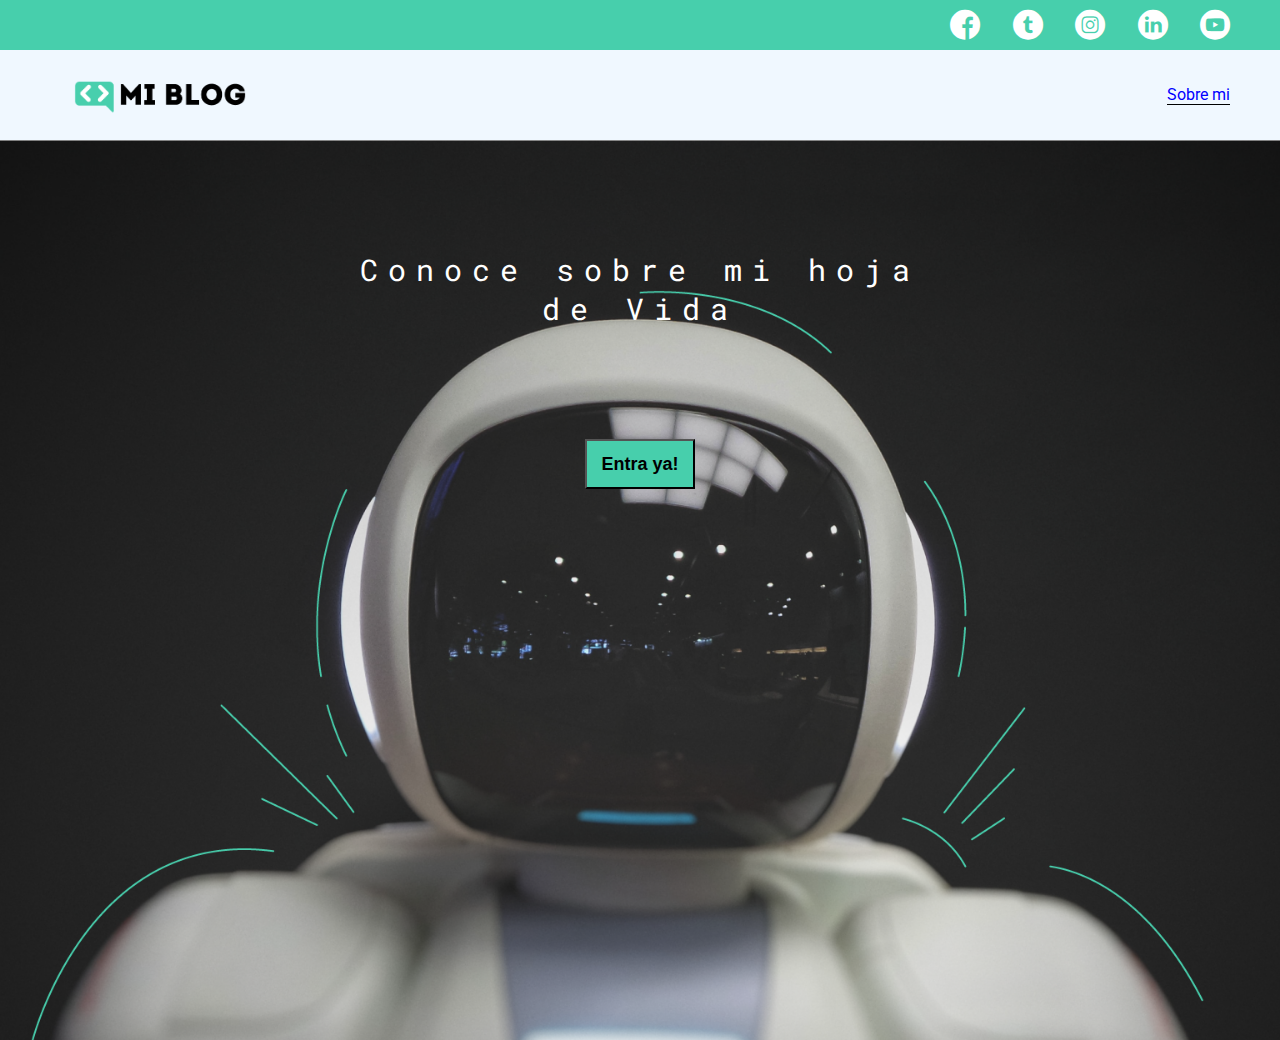
<file: index.html>
<!DOCTYPE html>
<html lang="en">
<head>
    <meta charset="UTF-8">
    <meta http-equiv="X-UA-Compatible" content="IE=edge">
    <meta name="viewport" content="width=device-width, initial-scale=1.0">
    <title>Mi Blog</title>
    <link rel="stylesheet" href="./css/main.css">
    <link rel="stylesheet" href="./css/font/flaticon.css">
    <link rel="stylesheet" href="css/media-queries.css">
</head>
<body class="home-body">
    <header>
        <section class="header-icons-container">
            <div class="icons">
                <a href=""><span class="flaticon-001-facebook"></span></a>
                <a href=""><span class="flaticon-002-twitter"></span></a>
                <a href=""><span class="flaticon-011-instagram"></span></a>
                <a href=""><span class="flaticon-010-linkedin"></span></a>
                <a href=""><span class="flaticon-008-youtube"></span></a>
            </div>
        </section>
        <nav>
            <section class="nav-logo-container">
                <a href=""><img src="./assets/img/Logo-negro.png" alt="Logo de mi blog"></a>
            </section>
            <section class="profile-link">
                <a href="perfil.html">Sobre mi</a>
            </section>
        </nav>
    </header>
     <main class="home-main">
             <section>
                 <p class="home-main-text">
                   Conoce sobre mi hoja  <br> de Vida
                 </p>
                 <button class="home-main-button">
                     <a href="./blogs.html">Entra ya!</a>
                 </button>
             </section>
    </main>
    
    
</body>
</html>
</file>
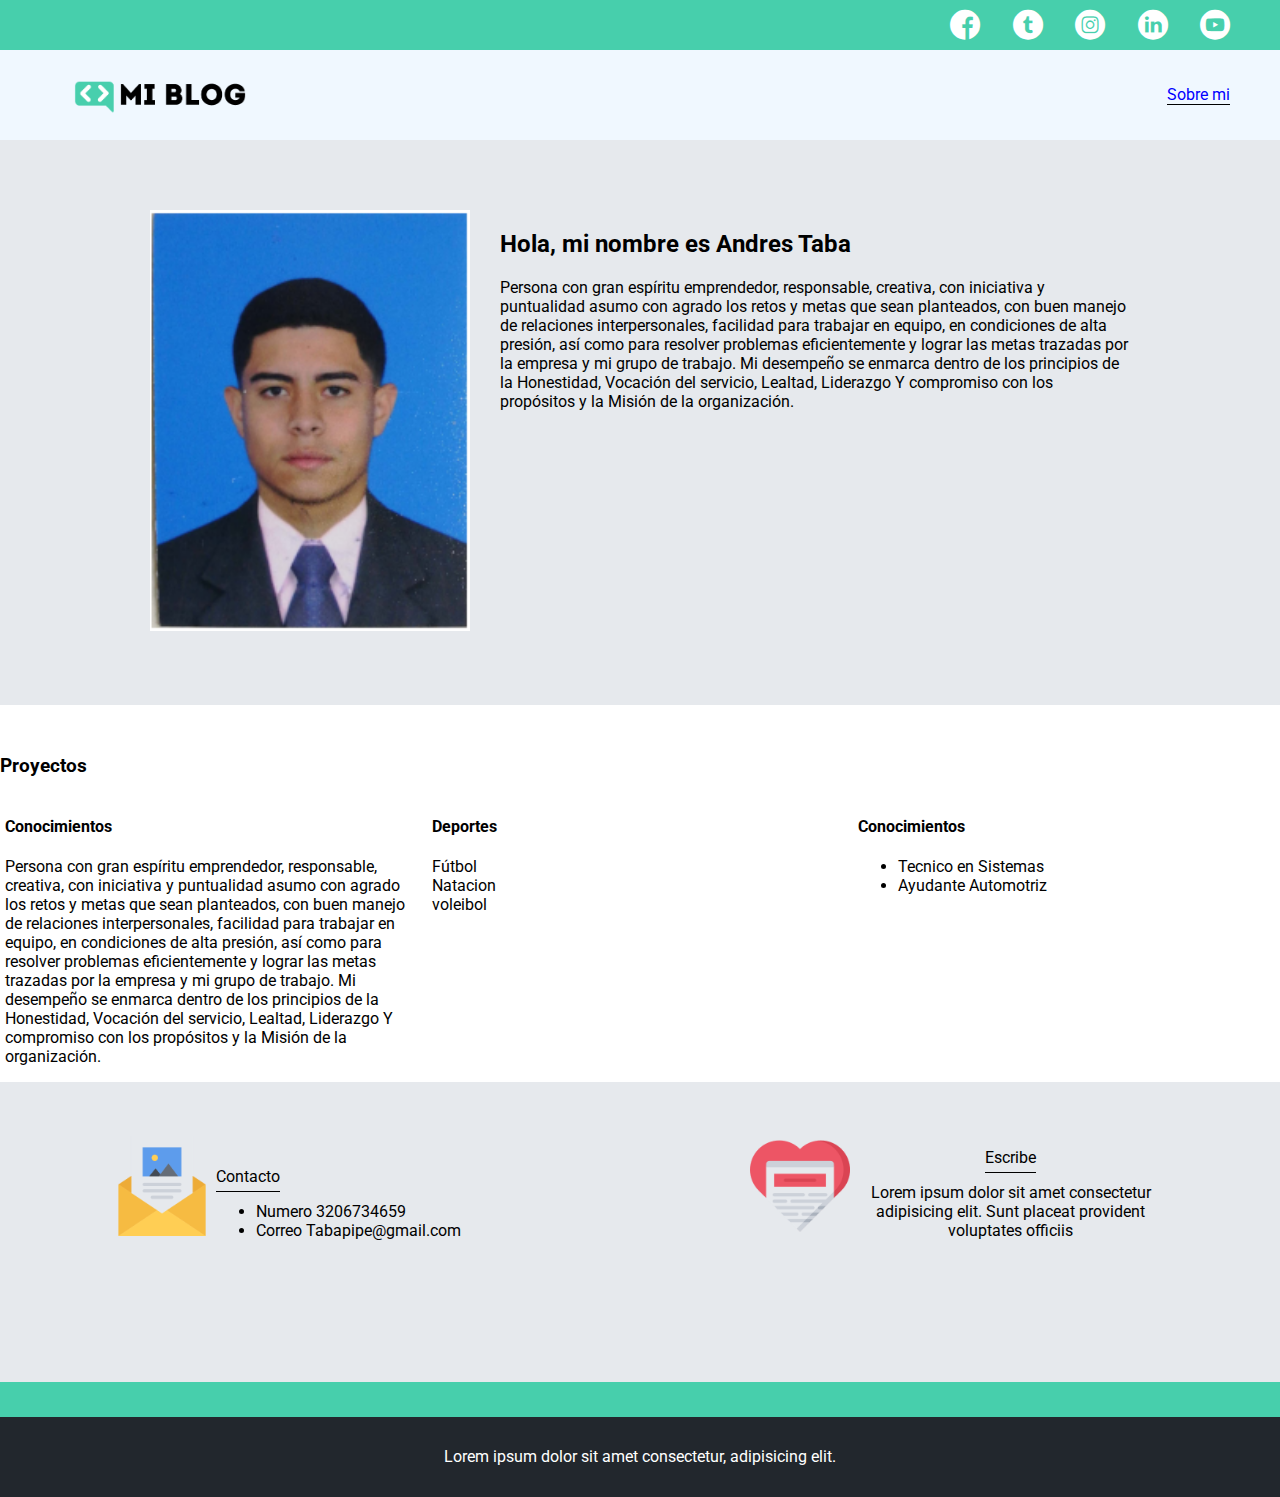
<file: perfil.html>
<!DOCTYPE html>
<html lang="en">
<head>
    <meta charset="UTF-8">
    <meta http-equiv="X-UA-Compatible" content="IE=edge">
    <meta name="viewport" content="width=device-width, initial-scale=1.0">
    <title>Mi Blog</title>
    <link rel="stylesheet" href="./css/main.css">
    <link rel="stylesheet" href="./css/font/flaticon.css">
    <link rel="stylesheet" href="css/media-queries.css">
</head>
<body>
    <header>
        <section class="header-icons-container">
            <div class="icons">
                <a href=""><span class="flaticon-001-facebook"></span></a>
                <a href=""><span class="flaticon-002-twitter"></span></a>
                <a href=""><span class="flaticon-011-instagram"></span></a>
                <a href=""><span class="flaticon-010-linkedin"></span></a>
                <a href=""><span class="flaticon-008-youtube"></span></a>
            </div>
        </section>
        <nav>
            <section class="nav-logo-container">
                <a href=""><img src="./assets/img/Logo-negro.png" alt="Logo de mi blog"></a>
            </section>
            <section class="profile-link">
                <a href="perfil.html">Sobre mi</a>
            </section>
        </nav>
    </header>
    <main>
       <section class="profile-main-container">
           <div class="grid-container profile-container">
               <div>
                   <img src="./assets/img/Foto.png" alt="">
               </div>
               <div>
                   <h2>Hola, mi nombre es Andres Taba </h2>
                   <p>Persona con gran espíritu emprendedor, responsable, creativa, con iniciativa y puntualidad asumo con agrado los retos y metas que sean planteados, con buen manejo de relaciones interpersonales, facilidad para trabajar en equipo, en condiciones de alta presión, así como para resolver problemas eficientemente y lograr las metas trazadas por la empresa y mi grupo de trabajo.
                    Mi desempeño se enmarca dentro de los principios de la Honestidad, Vocación del servicio, Lealtad, Liderazgo Y compromiso con los propósitos y la Misión de la organización.</p>
               </div>
           </div>
       </section>
       <section class="profile-name-proyects">
         <div class="grid-conatiner">
             <h3>Proyectos</h3>
             <div class="proyects-main-conatiner">
                 <article class="proyect-container">
                    <h4>Conocimientos</h4>
                    <p>Persona con gran espíritu emprendedor, responsable, creativa, con iniciativa y puntualidad asumo con agrado los retos y metas que sean planteados, con buen manejo de relaciones interpersonales, facilidad para trabajar en equipo, en condiciones de alta presión, así como para resolver problemas eficientemente y lograr las metas trazadas por la empresa y mi grupo de trabajo.
                        Mi desempeño se enmarca dentro de los principios de la Honestidad, Vocación del servicio, Lealtad, Liderazgo Y compromiso con los propósitos y la Misión de la organización.</p>
        
                 </article>
                 <article class="proyect-container">
                    <h4>Deportes</h4>
                    <p>Fútbol <br>Natacion <br>voleibol</p>
                </article>
                <article class="proyect-container">
                    <h4>Conocimientos</h4>
                     <p><ul>
                         <li>Tecnico en Sistemas</li>
                         <li>Ayudante Automotriz</li>
                     </ul></p> 
                </article>
             </div>
         </div>
       </section>
        <section class="contac-main-container">
            <div>
                <img src="./assets/img/013-newsletter.png" alt="">
                <div class="contac-left">
                    <a href="">Contacto</a>
                    <p><ul>
                        <li>Numero 3206734659</li>
                        <li>
                            Correo Tabapipe@gmail.com
                        </li>
                    </ul> </p>
                </div>

            </div>
            <div>
                <img src="/assets/img/006-like.png" alt="">
                <div class="contac-right">
                    <a href="">Escribe</a>
                    <p>Lorem ipsum dolor sit amet consectetur adipisicing elit. Sunt placeat provident voluptates officiis </p>
                </div>
                
            </div>
        </section>
    </main>
    <footer>
        <p>Lorem ipsum dolor sit amet consectetur, adipisicing elit. </p>
    </footer>
</body>
</html>
</file>
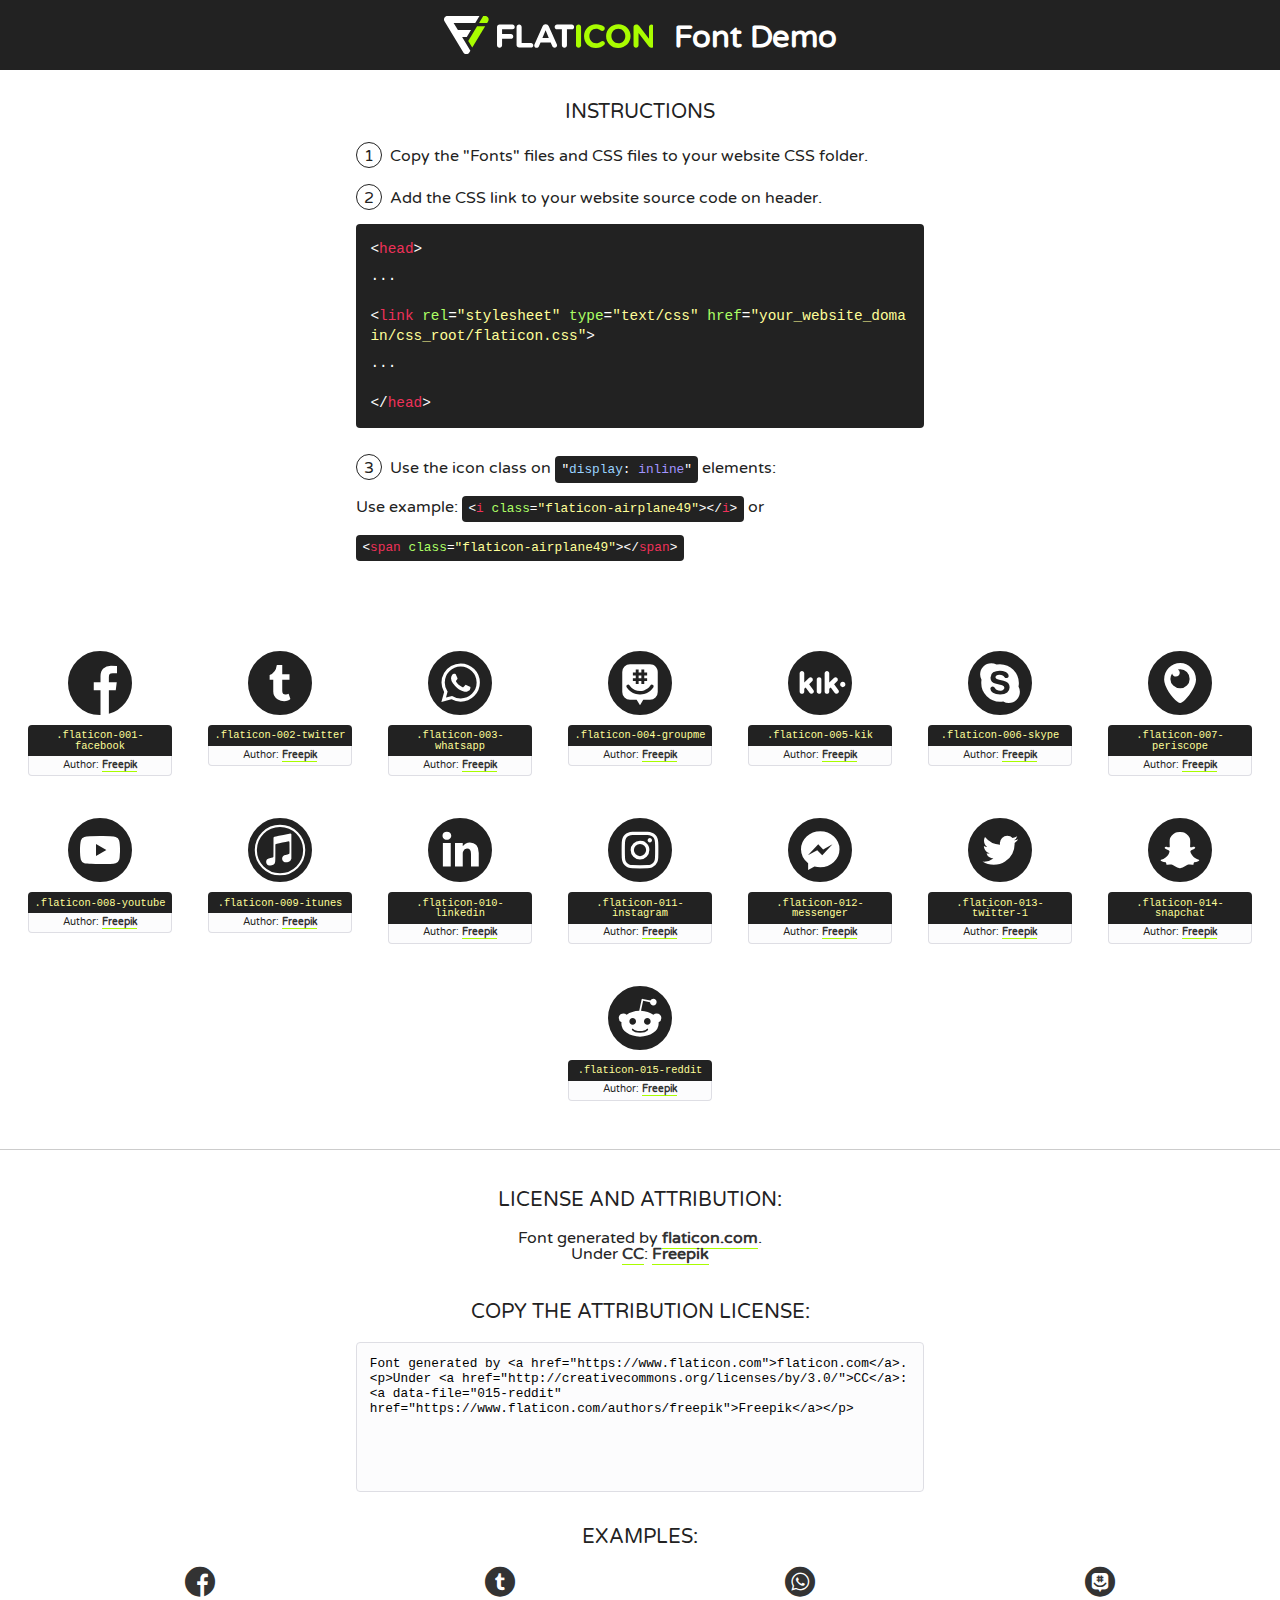
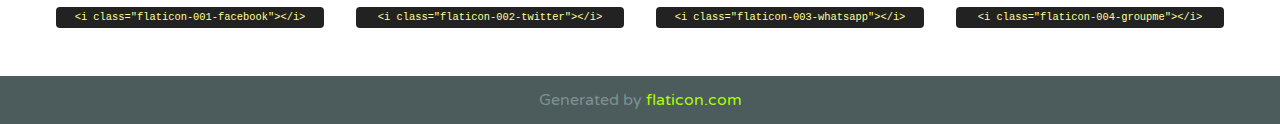
<file: css/font/flaticon.html>
<!DOCTYPE html>
<!--
  Flaticon icon font: Flaticon
  Creation date: 20/12/2018 09:27
-->
<html>
<!DOCTYPE html>
<html>

<head>
    <title>Flaticon WebFont</title>
    <link href="http://fonts.googleapis.com/css?family=Varela+Round" rel="stylesheet" type="text/css" />
    <link rel="stylesheet" type="text/css" href="flaticon.css">
    <meta charset="UTF-8">
    <style>
    html, body, div, span, applet, object, iframe,
    h1, h2, h3, h4, h5, h6, p, blockquote, pre,
    a, abbr, acronym, address, big, cite, code,
    del, dfn, em, img, ins, kbd, q, s, samp,
    small, strike, strong, sub, sup, tt, var,
    b, u, i, center,
    dl, dt, dd, ol, ul, li,
    fieldset, form, label, legend,
    table, caption, tbody, tfoot, thead, tr, th, td,
    article, aside, canvas, details, embed, 
    figure, figcaption, footer, header, hgroup, 
    menu, nav, output, ruby, section, summary,
    time, mark, audio, video {
        margin: 0;
        padding: 0;
        border: 0;
        font-size: 100%;
        font: inherit;
        vertical-align: baseline;
    }
    /* HTML5 display-role reset for older browsers */
    article, aside, details, figcaption, figure, 
    footer, header, hgroup, menu, nav, section {
        display: block;
    }
    body {
        line-height: 1;
    }
    ol, ul {
        list-style: none;
    }
    blockquote, q {
        quotes: none;
    }
    blockquote:before, blockquote:after,
    q:before, q:after {
        content: '';
        content: none;
    }
    table {
        border-collapse: collapse;
        border-spacing: 0;
    }
    body {
        font-family: 'Varela Round', Helvetica, Arial, sans-serif;
        font-size: 16px;
        color: #222;
    }
    a {
        color: #333;
        border-bottom: 1px solid #a9fd00;
        font-weight: bold;
        text-decoration: none;
    }
    * {
        -moz-box-sizing: border-box;
        -webkit-box-sizing: border-box;
        box-sizing: border-box;
        margin: 0;
        padding: 0;
    }
    [class^="flaticon-"]:before, [class*=" flaticon-"]:before, [class^="flaticon-"]:after, [class*=" flaticon-"]:after {
        font-family: Flaticon;
        font-size: 30px;
        font-style: normal;
        margin-left: 20px;
        color: #333;
    }
    .wrapper {
        max-width: 600px;
        margin: auto;
        padding: 0 1em;
    }
    .title {
        font-size: 1.25em;
        text-align: center;
        margin-bottom: 1em;
        text-transform: uppercase;
    }
    header {
        text-align: center;
        background-color: #222;
        color: #fff;
        padding: 1em;
    }
    header .logo {
        width: 210px;
        height: 38px;
        display: inline-block;
        vertical-align: middle;
        margin-right: 1em;
        border: none;
    }
    header strong {
        font-size: 1.95em;
        font-weight: bold;
        vertical-align: middle;
        margin-top: 5px;
        display: inline-block;
    }
    .demo {
        margin: 2em auto;
        line-height: 1.25em;
    }
    .demo ul li {
        margin-bottom: 1em;
    }
    .demo ul li .num {
        color: #222;
        border-radius: 20px;
        display: inline-block;
        width: 26px;
        padding: 3px;
        height: 26px;
        text-align: center;
        margin-right: 0.5em;
        border: 1px solid #222;
    }
    .demo ul li code {
        background-color: #222;
        border-radius: 4px;
        padding: 0.25em 0.5em;
        display: inline-block;
        color: #fff;
        font-family: Consolas,Monaco,Lucida Console,Liberation Mono,DejaVu Sans Mono,Bitstream Vera Sans Mono,Courier New, monospace;
        font-weight: lighter;
        margin-top: 1em;
        font-size: 0.8em;
        word-break: break-all;
    }
    .demo ul li code.big {
        padding: 1em;
        font-size: 0.9em;
    }
    .demo ul li code .red {
        color: #EF3159;
    }
    .demo ul li code .green {
        color: #ACFF65;
    }
    .demo ul li code .yellow {
        color: #FFFF99;
    }
    .demo ul li code .blue {
        color: #99D3FF;
    }
    .demo ul li code .purple {
        color: #A295FF;
    }
    .demo ul li code .dots {
        margin-top: 0.5em;
        display: block;
    }
    #glyphs {
        border-bottom: 1px solid #ccc;
        padding: 2em 0;
        text-align: center;
    }
    .glyph {
        display: inline-block;
        width: 9em;
        margin: 1em;
        text-align: center;
        vertical-align: top;
        background: #FFF;
    }
    .glyph .glyph-icon {
        padding: 10px;
        display: block;
        font-family:"Flaticon";
        font-size: 64px;
        line-height: 1;
    }
    .glyph .glyph-icon:before {
        font-size: 64px;
        color: #222;
        margin-left: 0;
    }
    .class-name {
        font-size: 0.65em;
        background-color: #222;
        color: #fff;
        border-radius: 4px 4px 0 0;
        padding: 0.5em;
        color: #FFFF99;
        font-family: Consolas,Monaco,Lucida Console,Liberation Mono,DejaVu Sans Mono,Bitstream Vera Sans Mono,Courier New, monospace;
    }
    .author-name {
        font-size: 0.6em;
        background-color: #fcfcfd;
        border: 1px solid #DEDEE4;
        border-top: 0;
        border-radius: 0 0 4px 4px;
        padding: 0.5em;
    }
    .class-name:last-child {
        font-size: 10px;
        color:#888;
    }
    .class-name:last-child a {
        font-size: 10px;
        color:#555;
    }
    .class-name:last-child a:hover {
        color:#a9fd00;
    }
    .glyph > input {
        display: block;
        width: 100px;
        margin: 5px auto;
        text-align: center;
        font-size: 12px;
        cursor: text;
    }
    .glyph > input.icon-input {
        font-family:"Flaticon";
        font-size: 16px;
        margin-bottom: 10px;
    }
    .attribution .title {
        margin-top: 2em;
    }
    .attribution textarea {
        background-color: #fcfcfd;
        padding: 1em;
        border: none;
        box-shadow: none;
        border: 1px solid #DEDEE4;
        border-radius: 4px;
        resize: none;
        width: 100%;
        height: 150px;
        font-size: 0.8em;
        font-family: Consolas,Monaco,Lucida Console,Liberation Mono,DejaVu Sans Mono,Bitstream Vera Sans Mono,Courier New, monospace;
        -webkit-appearance: none;
    }
    .iconsuse {
        margin: 2em auto;
        text-align: center;
        max-width: 1200px;
    }
    .iconsuse:after {
        content: '';
        display: table;
        clear: both;
    }
    .iconsuse .image {
        float: left;
        width: 25%;
        padding: 0 1em;
    }
    .iconsuse .image p {
        margin-bottom: 1em;
    }
    .iconsuse .image span {
        display: block;
        font-size: 0.65em;
        background-color: #222;
        color: #fff;
        border-radius: 4px;
        padding: 0.5em;
        color: #FFFF99;
        margin-top: 1em;
        font-family: Consolas,Monaco,Lucida Console,Liberation Mono,DejaVu Sans Mono,Bitstream Vera Sans Mono,Courier New, monospace;
    }
    #footer {
        text-align: center;
        background-color: #4C5B5C;
        color: #7c9192;
        padding: 1em;
    }
    #footer a {
        border: none;
        color: #a9fd00;
        font-weight: normal;
    }
    @media (max-width: 960px) {
        .iconsuse .image {
            width: 50%;
        }
    }
    @media (max-width: 560px) {
        .iconsuse .image {
            width: 100%;
        }
    }
    </style>
</head>

<body class="characters-off">

    <header>
        <a href="https://www.flaticon.com" target="_blank" class="logo">
            <svg version="1.1" xmlns="http://www.w3.org/2000/svg" xmlns:xlink="http://www.w3.org/1999/xlink" xmlns:a="http://ns.adobe.com/AdobeSVGViewerExtensions/3.0/" viewBox="0 0 560.875 102.036" enable-background="new 0 0 560.875 102.036" xml:space="preserve">
                <defs>
                </defs>
                <g>
                    <g class="letters">
                        <path fill="#ffffff" d="M141.596,29.675c0-3.777,2.985-6.767,6.764-6.767h34.438c3.426,0,6.15,2.728,6.15,6.15
                        c0,3.43-2.724,6.149-6.15,6.149h-27.674v13.091h23.719c3.429,0,6.151,2.724,6.151,6.15c0,3.43-2.723,6.149-6.151,6.149h-23.719
                        v17.574c0,3.773-2.986,6.761-6.764,6.761c-3.779,0-6.764-2.989-6.764-6.761V29.675z"></path>
                        <path fill="#ffffff" d="M193.844,29.149c0-3.781,2.985-6.767,6.764-6.767c3.776,0,6.763,2.985,6.763,6.767v42.957h25.039
                        c3.426,0,6.149,2.726,6.149,6.153c0,3.425-2.723,6.15-6.149,6.15h-31.802c-3.779,0-6.764-2.986-6.764-6.768V29.149z"></path>
                        <path fill="#ffffff" d="M241.891,75.71l21.438-48.407c1.492-3.341,4.215-5.357,7.906-5.357h0.792
                        c3.686,0,6.323,2.017,7.815,5.357l21.439,48.407c0.436,0.967,0.701,1.845,0.701,2.723c0,3.602-2.809,6.501-6.414,6.501
                        c-3.161,0-5.269-1.845-6.499-4.655l-4.132-9.661h-27.059l-4.301,10.102c-1.144,2.631-3.426,4.214-6.237,4.214
                        c-3.517,0-6.24-2.81-6.24-6.325C241.1,77.64,241.451,76.677,241.891,75.71z M279.932,58.666l-8.521-20.297l-8.526,20.297H279.932
                        z"></path>
                        <path fill="#ffffff" d="M314.864,35.387H301.86c-3.429,0-6.239-2.813-6.239-6.238c0-3.429,2.811-6.24,6.239-6.24h39.533
                        c3.426,0,6.237,2.811,6.237,6.24c0,3.425-2.811,6.238-6.237,6.238h-13.001v42.785c0,3.773-2.99,6.761-6.764,6.761
                        c-3.779,0-6.764-2.989-6.764-6.761V35.387z"></path>
                        <path fill="#A9FD00" d="M352.615,29.149c0-3.781,2.985-6.767,6.767-6.767c3.774,0,6.761,2.985,6.761,6.767v49.024
                        c0,3.773-2.987,6.761-6.761,6.761c-3.781,0-6.767-2.989-6.767-6.761V29.149z"></path>
                        <path fill="#A9FD00" d="M374.132,53.836v-0.179c0-17.481,13.178-31.801,32.065-31.801c9.22,0,15.459,2.458,20.557,6.238
                        c1.402,1.054,2.637,2.985,2.637,5.357c0,3.692-2.985,6.59-6.681,6.59c-1.845,0-3.071-0.702-4.044-1.319
                        c-3.776-2.813-7.729-4.393-12.562-4.393c-10.364,0-17.831,8.611-17.831,19.154v0.173c0,10.542,7.291,19.329,17.831,19.329
                        c5.715,0,9.492-1.756,13.359-4.834c1.049-0.874,2.458-1.491,4.039-1.491c3.429,0,6.325,2.813,6.325,6.236
                        c0,2.106-1.056,3.78-2.282,4.834c-5.539,4.834-12.036,7.733-21.878,7.733C387.572,85.464,374.132,71.493,374.132,53.836z"></path>
                        <path fill="#A9FD00" d="M433.009,53.836v-0.179c0-17.481,13.79-31.801,32.766-31.801c18.981,0,32.592,14.143,32.592,31.628v0.173
                        c0,17.483-13.785,31.807-32.769,31.807C446.625,85.464,433.009,71.32,433.009,53.836z M484.224,53.836v-0.179
                        c0-10.539-7.725-19.326-18.626-19.326c-10.893,0-18.449,8.611-18.449,19.154v0.173c0,10.542,7.73,19.329,18.626,19.329
                        C476.676,72.986,484.224,64.378,484.224,53.836z"></path>
                        <path fill="#A9FD00" d="M506.233,29.321c0-3.774,2.99-6.763,6.767-6.763h1.401c3.252,0,5.183,1.583,7.029,3.953l26.093,34.265
                        V29.059c0-3.692,2.99-6.677,6.681-6.677c3.683,0,6.671,2.985,6.671,6.677v48.934c0,3.78-2.987,6.765-6.764,6.765h-0.436
                        c-3.257,0-5.188-1.581-7.034-3.953l-27.056-35.492v32.944c0,3.687-2.985,6.676-6.678,6.676c-3.683,0-6.673-2.989-6.673-6.676
                        V29.321z"></path>
                    </g>
                    <g class="insignia">
                        <path fill="#ffffff" d="M48.372,56.137h12.517l11.156-18.537H37.186L25.688,18.539h57.825L94.668,0H9.271
                        C5.925,0,2.842,1.801,1.198,4.716c-1.644,2.907-1.593,6.482,0.134,9.343l50.38,83.501c1.678,2.781,4.689,4.476,7.938,4.476
                        c3.246,0,6.257-1.695,7.935-4.476l2.898-4.804L48.372,56.137z"></path>
                        <g class="i">
                            <path fill="#A9FD00" d="M93.575,18.539h0.031v0.004l21.652,0.004l2.705-4.488c1.727-2.861,1.778-6.436,0.133-9.343
                            C116.454,1.801,113.371,0,110.026,0h-5.294L93.575,18.539z"></path>
                            <polygon fill="#A9FD00" points="88.291,27.356 64.725,66.486 75.519,84.404 109.942,27.356"></polygon>
                        </g>
                    </g>
                </g>
            </svg>
        </a>
        <strong>Font Demo</strong>
    </header>


    <section class="demo wrapper">

        <p class="title">Instructions</p>

        <ul>
            <li>
                <span class="num">1</span>Copy the "Fonts" files and CSS files to your website CSS folder.
            </li>
            <li>
                <span class="num">2</span>Add the CSS link to your website source code on header.
                <code class="big">
                    &lt;<span class="red">head</span>&gt;
                    <br/><span class="dots">...</span>
                    <br/>&lt;<span class="red">link</span> <span class="green">rel</span>=<span class="yellow">"stylesheet"</span> <span class="green">type</span>=<span class="yellow">"text/css"</span> <span class="green">href</span>=<span class="yellow">"your_website_domain/css_root/flaticon.css"</span>&gt;
                    <br/><span class="dots">...</span>
                    <br/>&lt;/<span class="red">head</span>&gt;
                </code>
            </li>

            <li>
                <p>
                    <span class="num">3</span>Use the icon class on <code>"<span class="blue">display</span>:<span class="purple"> inline</span>"</code> elements:
                    <br />
                    Use example: <code>&lt;<span class="red">i</span> <span class="green">class</span>=<span class="yellow">&quot;flaticon-airplane49&quot;</span>&gt;&lt;/<span class="red">i</span>&gt;</code> or <code>&lt;<span class="red">span</span> <span class="green">class</span>=<span class="yellow">&quot;flaticon-airplane49&quot;</span>&gt;&lt;/<span class="red">span</span>&gt;</code>
            </li>
        </ul>

    </section>




   <section id="glyphs">          
    
      
        <div class="glyph"><div class="glyph-icon flaticon-001-facebook"></div>
            <div class="class-name">.flaticon-001-facebook</div>
            <div class="author-name">Author: <a data-file="001-facebook" href="https://www.flaticon.com/authors/freepik">Freepik</a> </div> 
        </div>        
        
        <div class="glyph"><div class="glyph-icon flaticon-002-twitter"></div>
            <div class="class-name">.flaticon-002-twitter</div>
            <div class="author-name">Author: <a data-file="002-twitter" href="https://www.flaticon.com/authors/freepik">Freepik</a> </div> 
        </div>        
        
        <div class="glyph"><div class="glyph-icon flaticon-003-whatsapp"></div>
            <div class="class-name">.flaticon-003-whatsapp</div>
            <div class="author-name">Author: <a data-file="003-whatsapp" href="https://www.flaticon.com/authors/freepik">Freepik</a> </div> 
        </div>        
        
        <div class="glyph"><div class="glyph-icon flaticon-004-groupme"></div>
            <div class="class-name">.flaticon-004-groupme</div>
            <div class="author-name">Author: <a data-file="004-groupme" href="https://www.flaticon.com/authors/freepik">Freepik</a> </div> 
        </div>        
        
        <div class="glyph"><div class="glyph-icon flaticon-005-kik"></div>
            <div class="class-name">.flaticon-005-kik</div>
            <div class="author-name">Author: <a data-file="005-kik" href="https://www.flaticon.com/authors/freepik">Freepik</a> </div> 
        </div>        
        
        <div class="glyph"><div class="glyph-icon flaticon-006-skype"></div>
            <div class="class-name">.flaticon-006-skype</div>
            <div class="author-name">Author: <a data-file="006-skype" href="https://www.flaticon.com/authors/freepik">Freepik</a> </div> 
        </div>        
        
        <div class="glyph"><div class="glyph-icon flaticon-007-periscope"></div>
            <div class="class-name">.flaticon-007-periscope</div>
            <div class="author-name">Author: <a data-file="007-periscope" href="https://www.flaticon.com/authors/freepik">Freepik</a> </div> 
        </div>        
        
        <div class="glyph"><div class="glyph-icon flaticon-008-youtube"></div>
            <div class="class-name">.flaticon-008-youtube</div>
            <div class="author-name">Author: <a data-file="008-youtube" href="https://www.flaticon.com/authors/freepik">Freepik</a> </div> 
        </div>        
        
        <div class="glyph"><div class="glyph-icon flaticon-009-itunes"></div>
            <div class="class-name">.flaticon-009-itunes</div>
            <div class="author-name">Author: <a data-file="009-itunes" href="https://www.flaticon.com/authors/freepik">Freepik</a> </div> 
        </div>        
        
        <div class="glyph"><div class="glyph-icon flaticon-010-linkedin"></div>
            <div class="class-name">.flaticon-010-linkedin</div>
            <div class="author-name">Author: <a data-file="010-linkedin" href="https://www.flaticon.com/authors/freepik">Freepik</a> </div> 
        </div>        
        
        <div class="glyph"><div class="glyph-icon flaticon-011-instagram"></div>
            <div class="class-name">.flaticon-011-instagram</div>
            <div class="author-name">Author: <a data-file="011-instagram" href="https://www.flaticon.com/authors/freepik">Freepik</a> </div> 
        </div>        
        
        <div class="glyph"><div class="glyph-icon flaticon-012-messenger"></div>
            <div class="class-name">.flaticon-012-messenger</div>
            <div class="author-name">Author: <a data-file="012-messenger" href="https://www.flaticon.com/authors/freepik">Freepik</a> </div> 
        </div>        
        
        <div class="glyph"><div class="glyph-icon flaticon-013-twitter-1"></div>
            <div class="class-name">.flaticon-013-twitter-1</div>
            <div class="author-name">Author: <a data-file="013-twitter-1" href="https://www.flaticon.com/authors/freepik">Freepik</a> </div> 
        </div>        
        
        <div class="glyph"><div class="glyph-icon flaticon-014-snapchat"></div>
            <div class="class-name">.flaticon-014-snapchat</div>
            <div class="author-name">Author: <a data-file="014-snapchat" href="https://www.flaticon.com/authors/freepik">Freepik</a> </div> 
        </div>        
        
        <div class="glyph"><div class="glyph-icon flaticon-015-reddit"></div>
            <div class="class-name">.flaticon-015-reddit</div>
            <div class="author-name">Author: <a data-file="015-reddit" href="https://www.flaticon.com/authors/freepik">Freepik</a> </div> 
        </div>        
        

    </section>



    <section class="attribution wrapper"   style="text-align:center;">

      <div class="title">License and attribution:</div><div class="attrDiv">Font generated by <a href="https://www.flaticon.com">flaticon.com</a>. <div><p>Under <a href="http://creativecommons.org/licenses/by/3.0/">CC</a>: <a data-file="015-reddit" href="https://www.flaticon.com/authors/freepik">Freepik</a></p>  </div>
      </div>
      <div class="title">Copy the Attribution License:</div>

    <textarea onclick="this.focus();this.select();">Font generated by &lt;a href=&quot;https://www.flaticon.com&quot;&gt;flaticon.com&lt;/a&gt;. <p>Under <a href="http://creativecommons.org/licenses/by/3.0/">CC</a>: <a data-file="015-reddit" href="https://www.flaticon.com/authors/freepik">Freepik</a></p>  
     </textarea>

    </section>

    <section class="iconsuse">

          <div class="title">Examples:</div>            
             
            <div class="image">
                <p>
                    <i class="glyph-icon flaticon-001-facebook"></i> 
                    <span>&lt;i class=&quot;flaticon-001-facebook&quot;&gt;&lt;/i&gt;</span>
                </p>
            </div>
            
            <div class="image">
                <p>
                    <i class="glyph-icon flaticon-002-twitter"></i> 
                    <span>&lt;i class=&quot;flaticon-002-twitter&quot;&gt;&lt;/i&gt;</span>
                </p>
            </div>
            
            <div class="image">
                <p>
                    <i class="glyph-icon flaticon-003-whatsapp"></i> 
                    <span>&lt;i class=&quot;flaticon-003-whatsapp&quot;&gt;&lt;/i&gt;</span>
                </p>
            </div>
            
            <div class="image">
                <p>
                    <i class="glyph-icon flaticon-004-groupme"></i> 
                    <span>&lt;i class=&quot;flaticon-004-groupme&quot;&gt;&lt;/i&gt;</span>
                </p>
            </div>
                       
        </div>
                            
    </section>

<div id="footer">
    <div>Generated by <a href="https://www.flaticon.com">flaticon.com</a>
    </div>
</div>



</body>
</html>
</file>
<file: css/main.css>
@import url('https://fonts.googleapis.com/css2?family=Roboto+Mono:wght@400;500;700&family=Roboto+Slab:wght@400;700&family=Roboto:wght@400;500;700;900&display=swap');

body{
    font-family: 'Roboto',monospace;
    margin: 0;
    padding: 0;
   
}


a{
    text-decoration: none;
    display: inline;
    color: black;
}

.home-body{
    position: fixed;
    top: 0;
    bottom: 0;
    left: 0;
    right: 0; 
}

.grid-container{
    max-width: 980px;
    margin: auto;
}

header{
    width: 100%;
    height: 140px;
    display: grid;
    grid-template-rows:1fr 1fr;
    background-image: url("../assets/img/Cover.png");

}

header .header-icons-container{
    width: 100%;
    height: 50px;
    display: grid;
    background-color:#47cfac ;
}

header .header-icons-container .icons{
    width: 300px;
    height: auto;
    display: flex;
    justify-items: flex-end;
    align-items: center;
    justify-content: space-between;
    justify-self: end;
    margin-right:50px ;
}

header .icons span{
    color: white;
}

nav{
    display: grid;
    grid-template-columns: 1fr 1fr;
    height: 90px;
    background-color: aliceblue;

}

nav .nav-logo-container{
    margin-left: 50px;
}

nav .nav-logo-container img{
    width:220px;
    margin-top: 10px;
}

nav .profile-link{
    display: flex;
    align-items: center;
    justify-content: flex-end;
    margin-right: 50px;
}



nav .profile-link a{
    color: blue;
    border-bottom: 1px solid black;


}
.home-main{
    display: grid;
    grid-template-columns: 1fr 4fr 1fr;
    height: 100%;
    background-image: url("../assets/img/Cover.png");
    background-position: center;
    background-repeat: no-repeat;
    background-size: cover;

}

.home-main section{
    display: grid;
    grid-column: 2;
    justify-items: center;
    height: 350px;
    margin-top: 80px;

}

.home-main-text{
    font-family: 'Roboto mono',monospace;
    font-size: 30px;
    font-weight: 700px;
    letter-spacing: 10px;
    color: white;
    text-align: center;
}

.home-main-button{
    width: 110px;
    height: 50px;
    background-color:#47cfac ; 
    display: grid;
    align-items: center;
}

.home-main-button a{
    font-weight: 700;
    font-size: 18px;
}

.blogs-main{
    display: grid;
}
.blogs-news-container{
    background-color:  #e6e9ed; 
    padding: 0 50px 40px;
}
.blogs-main-new{
    display: grid;
    grid-template-columns: 2fr 1fr;
    grid-template-rows:2fr ;
}

.blogs-news-img-container{
    grid-column: 1;
}
.blogs-news-img-container img{
   width: 85%;
}
.blogs-news-info-container{
    grid-column: 2;
}

.blogs-news-info-container p{
    margin-bottom: 35px;

}
.blogs-post-container{
    padding: 0 50px 40px;
}
.blogs-post-container h3{
    border-bottom: 1px solid #cdd2da;
    padding-bottom: 20px;
    text-align: center;
} 
.blogs-button{
    border: 1px solid #47cfac;
    padding: 10px 15px;
    font-size: 12px;
}
.blogs-post-container .post-container{
    display: inline-block;
    padding-left: 10px;
    max-width: 30%;
    margin-bottom: 50px;  
}
.blogs-post-container .post-container p{
    margin-bottom: 35px;
}

.blogs-post-container .post-container img{
    width: 100%;
}

footer{
    width: 100%;
    height: 80px;
    background-color: #22272d;
    border-top: 35px solid #47cfac;
    text-align: center;
}

footer p{
    color: white;
    margin-top: 30px;
}

.blogpost-img-container{
    padding: 0 50px 40px;
}

.blogpost-img-container img{
    width: 100%;
}

.blogpost-main-container{
    padding: 0 50px 40px;
}
.blogpost-main-container h3{
    border-bottom: 1px solid #cdd2da ;
    padding-bottom: 20px;

}
.blogpost-main-container article h1{
    font-size: 35px;
}


.contac-main-container{
    width: 100%;
    min-height: 250px;
    background-color: #e6e9ed;
    text-align: center;
    padding-bottom:50px ;
}

.contac-main-container div{
    display:inline-block;
    width: 49.5%;
    height: 100%;
}

.contac-main-container div a{
    border-bottom: 1px solid black;
    padding-bottom: 5px;
}

.contac-main-container .contac-left ,.contac-righ{
    text-align: initial;
    margin-top: 85px;
}

.contac-main-container img{
    width: 100px;
    
}
.profile-main-container{
    padding: 70px 40px;
    background-color: #e6e9ed;
    margin-bottom:50px ;
}
.profile-main-container img{
    width: 320px;
    margin-right: 30px;
}
.profile-main-container .profile-container{
    display: flex;
}

.blogpost-main-proyects{
    padding: 0 50px 40px;
}
.blogpost-main-proyects h3{
    border-bottom: 1px solid #cdd2da;
    padding-bottom: 35px;
    text-align: center;
}

.proyects-main-conatiner{
   display: grid;
   grid-template-columns: 1fr 1fr 1fr; 
}

.proyect-container{
    padding: 0 5px;
}
</file>
<file: css/font/flaticon.css>
/*
  	Flaticon icon font: Flaticon
  	Creation date: 20/12/2018 09:27
  	*/

@font-face {
  font-family: "Flaticon";
  src: url("./Flaticon.eot");
  src: url("./Flaticon.eot?#iefix") format("embedded-opentype"),
       url("./Flaticon.woff") format("woff"),
       url("./Flaticon.ttf") format("truetype"),
       url("./Flaticon.svg#Flaticon") format("svg");
  font-weight: normal;
  font-style: normal;
}

@media screen and (-webkit-min-device-pixel-ratio:0) {
  @font-face {
    font-family: "Flaticon";
    src: url("./Flaticon.svg#Flaticon") format("svg");
  }
}

[class^="flaticon-"]:before, [class*=" flaticon-"]:before,
[class^="flaticon-"]:after, [class*=" flaticon-"]:after {   
  font-family: Flaticon;
        font-size: 30px;
font-style: normal;
margin-left: 20px;
}

.flaticon-001-facebook:before { content: "\f100"; }
.flaticon-002-twitter:before { content: "\f101"; }
.flaticon-003-whatsapp:before { content: "\f102"; }
.flaticon-004-groupme:before { content: "\f103"; }
.flaticon-005-kik:before { content: "\f104"; }
.flaticon-006-skype:before { content: "\f105"; }
.flaticon-007-periscope:before { content: "\f106"; }
.flaticon-008-youtube:before { content: "\f107"; }
.flaticon-009-itunes:before { content: "\f108"; }
.flaticon-010-linkedin:before { content: "\f109"; }
.flaticon-011-instagram:before { content: "\f10a"; }
.flaticon-012-messenger:before { content: "\f10b"; }
.flaticon-013-twitter-1:before { content: "\f10c"; }
.flaticon-014-snapchat:before { content: "\f10d"; }
.flaticon-015-reddit:before { content: "\f10e"; }
</file>
<file: css/media-queries.css>
@media (max-width: 900px) {
    .blogs-main-new{
        grid-template-columns: 1fr;
        grid-template-rows: 3fr;
    }
    .blogs-news-img-container{
        grid-row: 2;
    }
    .blogs-news-info-container{
        grid-column: 1;
        grid-row: 3;
    }

    .blogs-post-container .post-container{
        max-width: 45%;
    }

    .proyetcs-main-container{
        grid-template-columns: 1fr 1fr;
        grid-template-rows: 2fr;
    }

    .profile-main-container .profile-container{
        display: block;
    }
}

@media (max-width:600px){
    .blogs-post-container .post-container{
        max-width: 95% ;
    }
}
</file>
